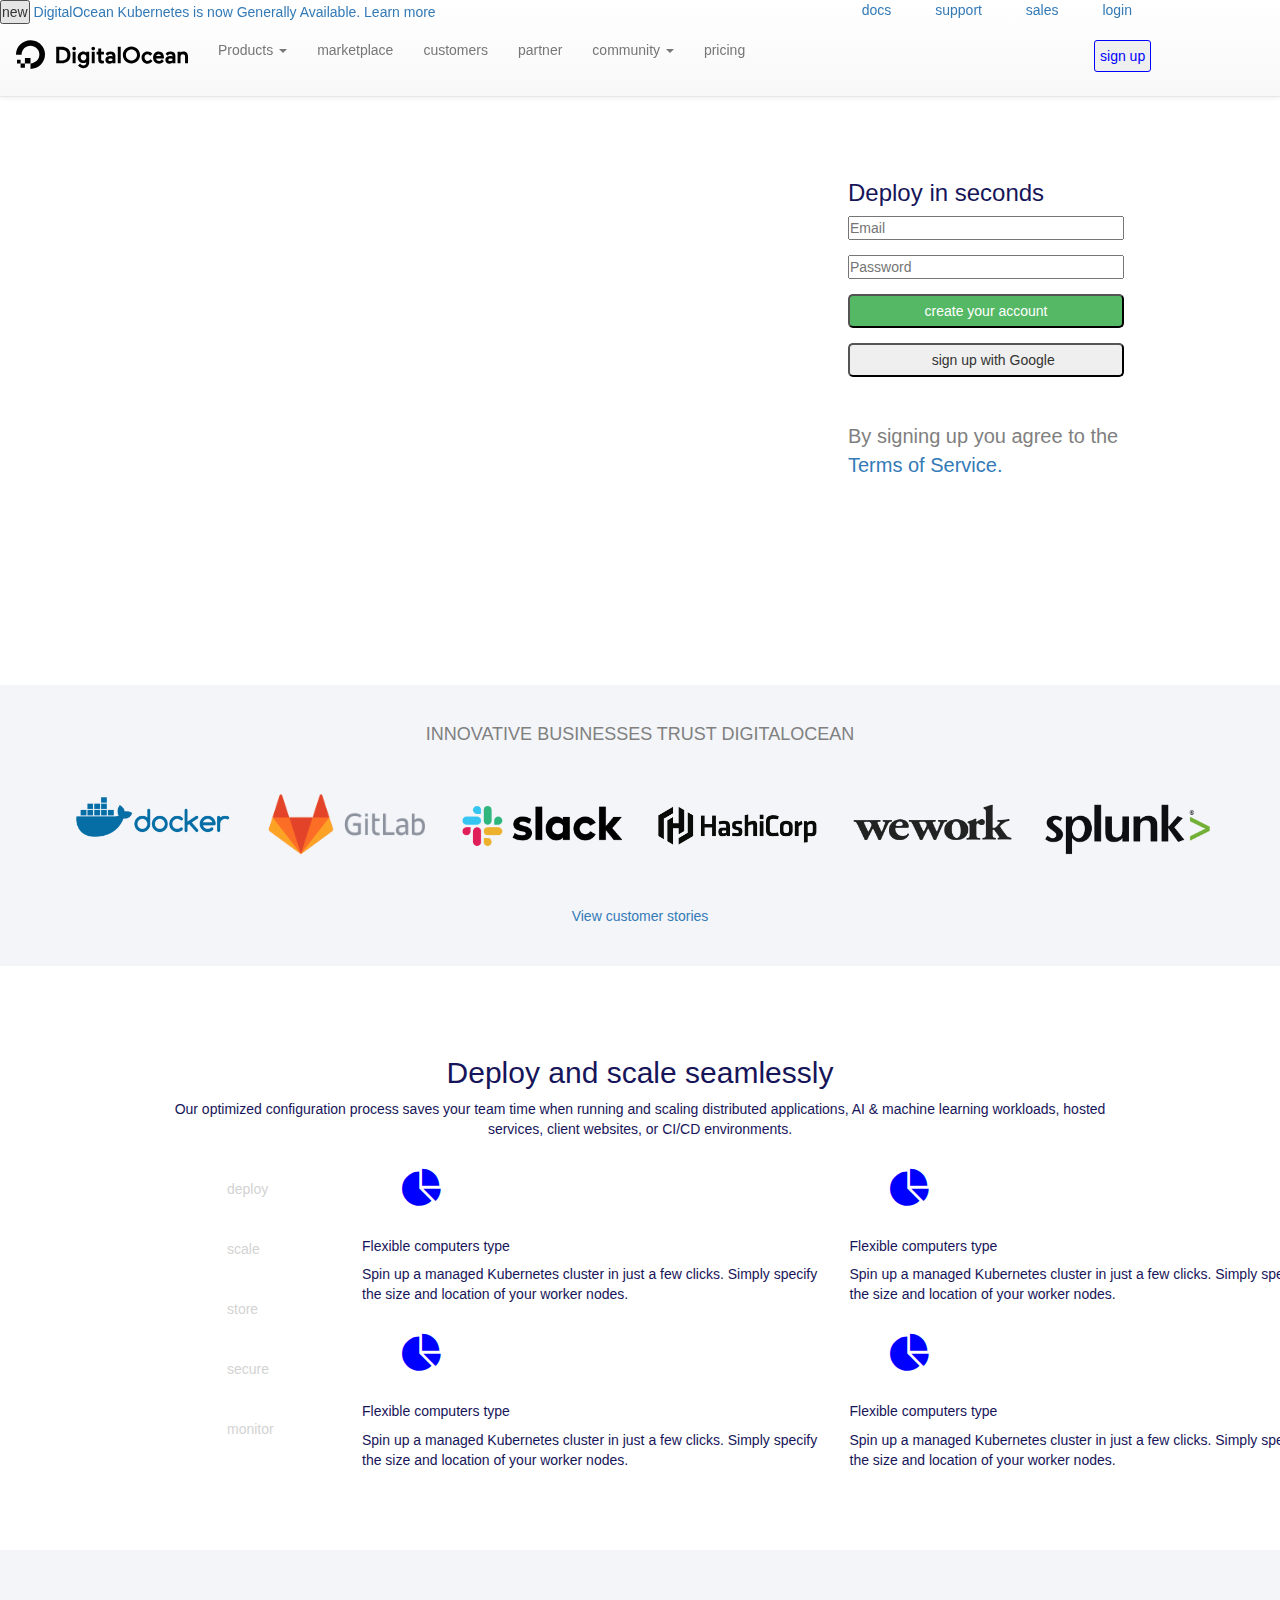
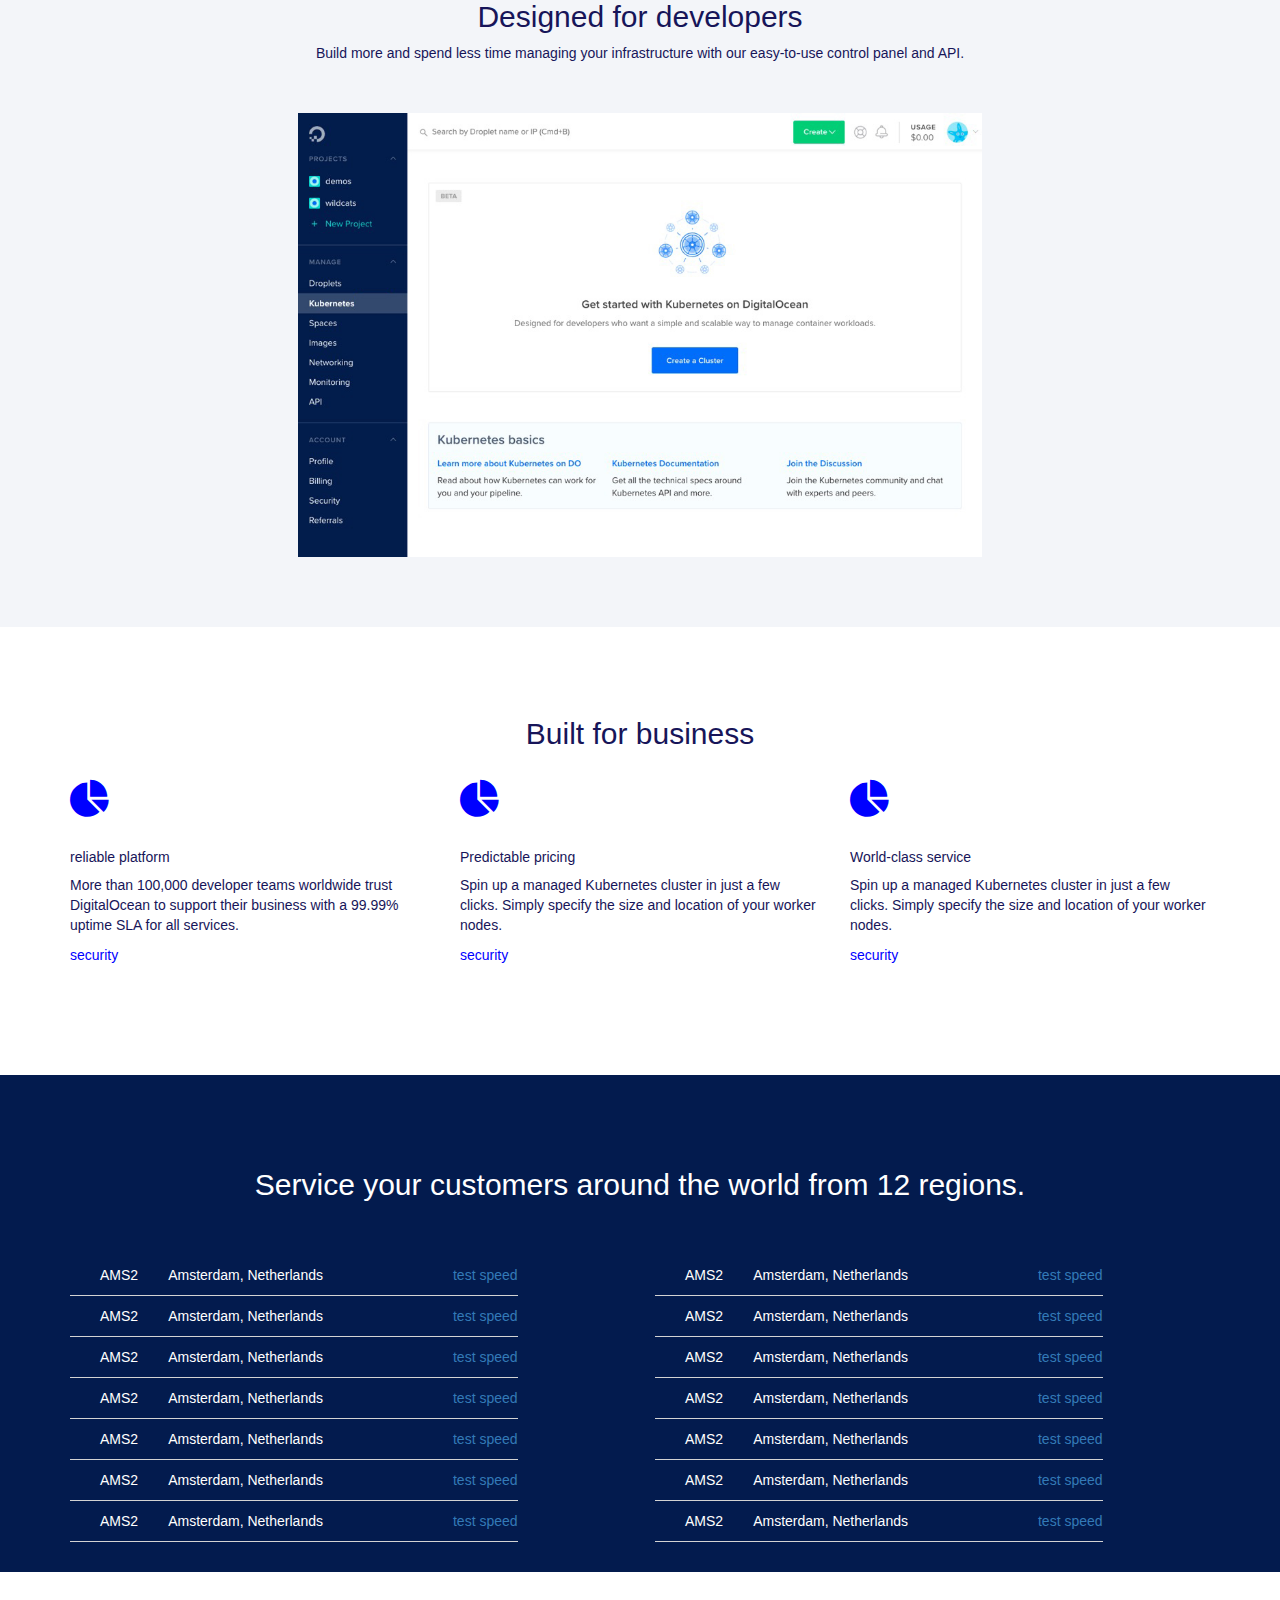
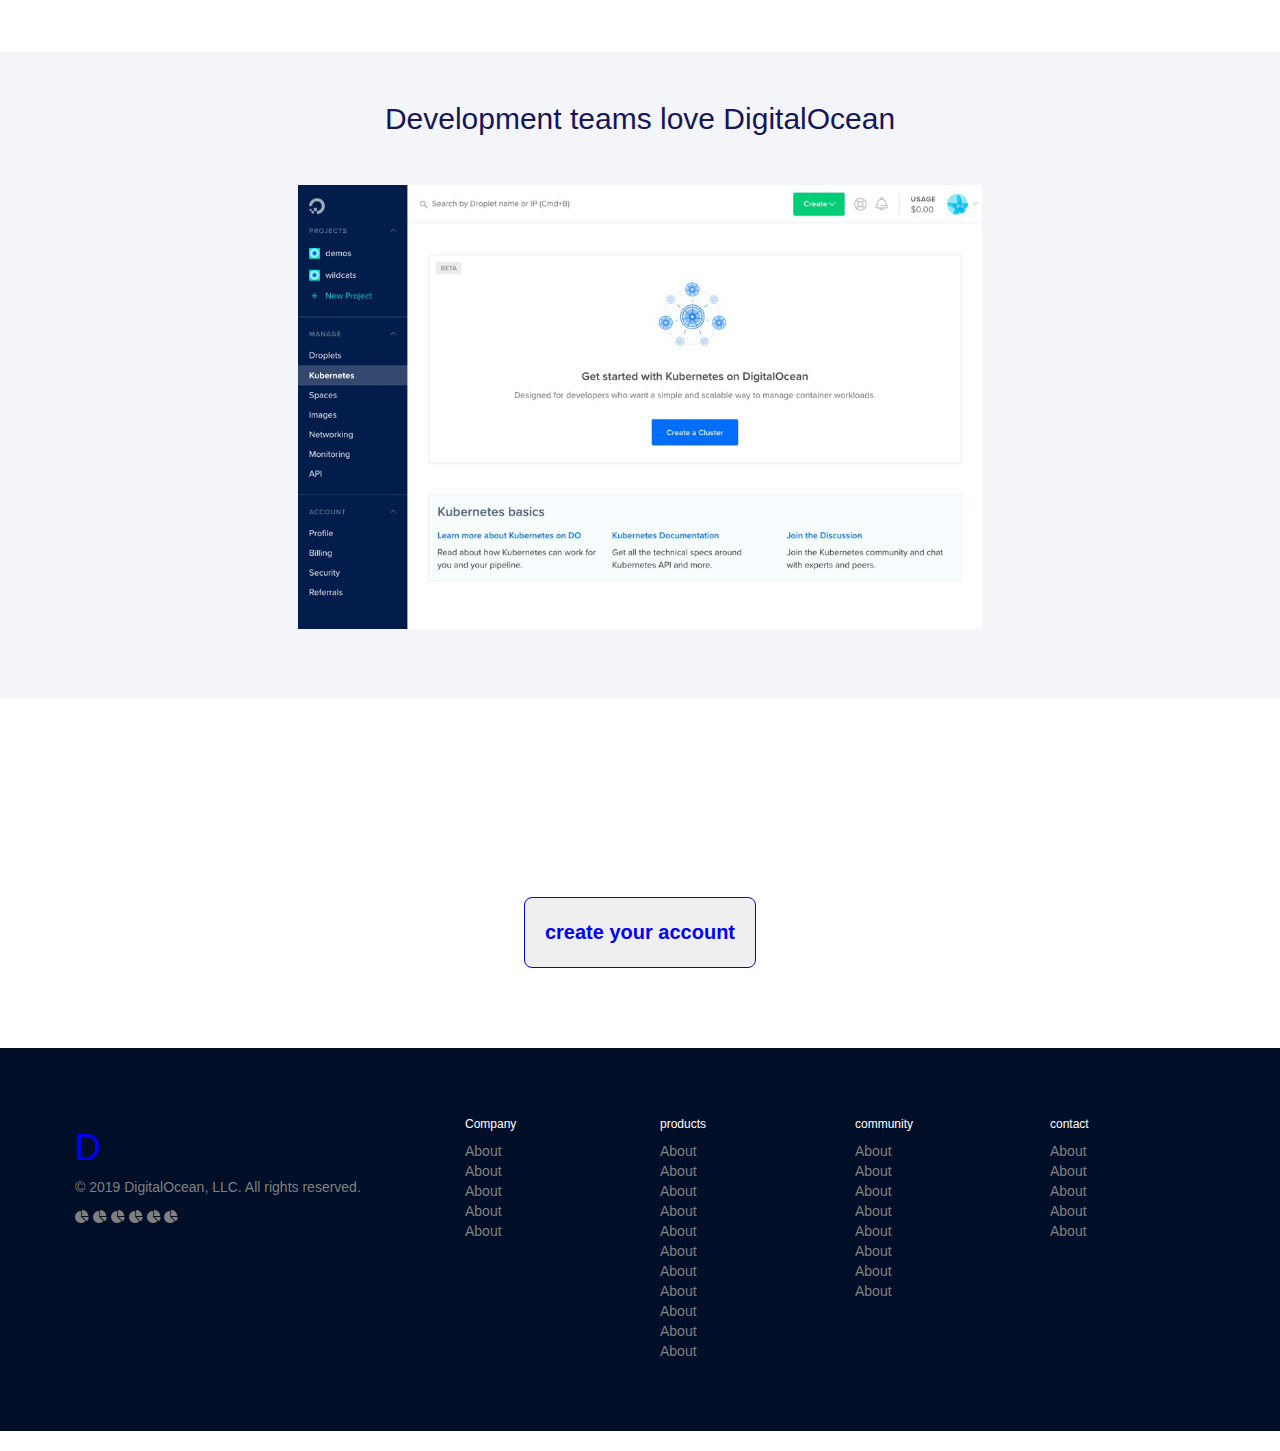
<file: index.html>
<!DOCTYPE html>
<html lang="en" dir="ltr">
  <head>
    <meta charset="utf-8">
    <meta name="viewport" content="width=device-width, initial-scale=1">
    <link rel="stylesheet" href="https://stackpath.bootstrapcdn.com/bootstrap/3.4.1/css/bootstrap.min.css" integrity="sha384-HSMxcRTRxnN+Bdg0JdbxYKrThecOKuH5zCYotlSAcp1+c8xmyTe9GYg1l9a69psu" crossorigin="anonymous">
    <link rel="stylesheet" href="https://stackpath.bootstrapcdn.com/bootstrap/3.4.1/css/bootstrap-theme.min.css" integrity="sha384-6pzBo3FDv/PJ8r2KRkGHifhEocL+1X2rVCTTkUfGk7/0pbek5mMa1upzvWbrUbOZ" crossorigin="anonymous">
    <link rel="stylesheet" href="style.css">
    <link rel="stylesheet" href="https://cdnjs.cloudflare.com/ajax/libs/font-awesome/4.7.0/css/font-awesome.min.css">
    <script src="https://stackpath.bootstrapcdn.com/bootstrap/3.4.1/js/bootstrap.min.js" integrity="sha384-aJ21OjlMXNL5UyIl/XNwTMqvzeRMZH2w8c5cRVpzpU8Y5bApTppSuUkhZXN0VxHd" crossorigin="anonymous"></script>
    <title>dgtOcean</title>
  </head>
  <body>




      <!-- header -->
      <header>
        <!-- navbar 1 -->
        <nav class="navbar navbar-default navbar-fixed-top">
          <div class="collapse navbar-collapse" id="bs-example-navbar-collapse-1">

            <button type="button" name="button"> new </button>

            <a href="#"> DigitalOcean Kubernetes is now Generally Available. Learn more </a>
            <p class="navbar-text navbar-right center-marg">
              <a href="#">docs</a>
              <a href="#">support</a>
              <a href="#">sales</a>
              <a href="#">login</a>
            </p>
          </div>
          <div class="navbar">
              <a class="navbar-brand" href="#">
                <svg xmlns="http://www.w3.org/2000/svg" width="172" height="29" viewBox="0 0 172 29" class="UnifiedNav-logoSVG"><title>DigitalOcean home</title><g fill-rule="evenodd"><path d="M14.4942 29v-5.5674c5.9572 0 10.5633-5.8478 8.2892-12.059-.8425-2.3006-2.693-4.1355-5.0126-4.9706-6.262-2.2534-12.1564 2.3135-12.1573 8.2207 0 0-.0006.0014-.0014.0014H0C0 5.2123 9.1687-2.1167 19.1138.9624c4.3459 1.3457 7.7993 4.7708 9.1561 9.081C31.3742 19.9068 23.985 29 14.4942 29"></path><path d="M14.507 23.4468H8.9103v-5.549s.0005-.0011.0011-.0011h5.5949c.0006 0 .0009.0006.0009.0006v5.5495M8.9093 27.7118H4.6105l-.0012-.0012v-4.2638h4.3009v4.2638l-.0009.0012M4.6125 23.4468H1.0088c-.0015 0-.0026-.0012-.0026-.0012v-3.5724s.0011-.0025.0026-.0025h3.601c.0015 0 .0027.0011.0027.0011v3.575M43.2806 9.6357h1.649c1.8346 0 3.345.358 4.49 1.0647 1.2714.7603 1.9164 2.2069 1.9164 4.2991 0 2.1554-.6465 3.6671-1.9207 4.4942h-.0008c-1.0971.7196-2.5981 1.0846-4.462 1.0846h-1.6719V9.6357zm8.324-1.0736c-1.6598-1.142-3.7252-1.721-6.1387-1.721h-5.2537V23.373h5.2537c2.4074 0 4.4737-.6113 6.1407-1.8157.907-.6382 1.6197-1.5304 2.1185-2.651.4962-1.1144.7479-2.4288.7479-3.9067 0-1.4605-.2517-2.758-.7482-3.857-.4988-1.104-1.212-1.972-2.1202-2.5804zM58.1303 6.6376c-.5051 0-.9403.1777-1.2906.5254-.3546.335-.5346.7597-.5346 1.2618 0 .501.1791.9322.532 1.2825.3529.35.788.528 1.2932.528.5042 0 .9394-.178 1.2928-.528.3535-.3508.5324-.7821.5324-1.2825 0-.5015-.18-.926-.5324-1.2592-.3534-.3503-.7886-.528-1.2928-.528M56.6247 23.3729h2.9538V11.7294h-2.9538zM69.5321 19.5787c-.5162.5814-1.1793.8635-2.0264.8635-.8471 0-1.5064-.282-2.015-.863-.5065-.5777-.7637-1.3439-.7637-2.2773 0-.9479.2572-1.7238.764-2.3058.502-.576 1.1796-.8683 2.0147-.8683.8465 0 1.5096.284 2.0262.8695.5142.582.7751 1.3573.7751 2.3046 0 .9328-.2609 1.6988-.7749 2.2768zm.775-6.8767c-.8908-.7858-1.8858-1.2444-2.9614-1.2444-1.6305 0-2.9859.5598-4.0276 1.662-1.0555 1.0932-1.5907 2.5006-1.5907 4.1823 0 1.644.5269 3.0464 1.568 4.1709 1.0498 1.088 2.4123 1.6396 4.0503 1.6396 1.139 0 2.1182-.3144 2.9157-.9356v.268c0 .9662-.2608 1.7176-.7751 2.234-.5137.5154-1.226.7764-2.1173.7764-1.3637 0-2.2183-.5314-3.2589-1.9262l-2.0115 1.917.0542.0754c.4346.605 1.1 1.197 1.9785 1.7594.8787.5603 1.9832.8447 3.2832.8447 1.7536 0 3.1726-.5363 4.2172-1.5933 1.0506-1.0628 1.5835-2.486 1.5835-4.2286V11.7294H70.307v.9726zM75.7434 23.3729h2.9541V11.7294h-2.9541zM77.249 6.6376c-.5052 0-.94.1777-1.2906.5254-.3547.335-.5344.7597-.5344 1.2618 0 .501.1789.9322.532 1.2825.353.35.7878.528 1.293.528.5045 0 .9396-.178 1.2928-.528.3535-.3508.5323-.7821.5323-1.2825 0-.5015-.1797-.926-.5323-1.2592-.3532-.3503-.7883-.528-1.2929-.528M85.1724 8.5831h-2.9082v3.1463h-1.6888v2.6702h1.6888v4.8365c0 1.5134.3047 2.5964.9064 3.2181.6031.6247 1.6741.9414 3.1831.9414.48 0 .963-.0156 1.4354-.0463l.133-.0088v-2.6683l-1.013.0526c-.7033 0-1.1728-.1226-1.3961-.3637-.226-.245-.3406-.7636-.3406-1.5404v-4.421h2.7497v-2.6703h-2.7497V8.583M101.7735 23.3729h2.9544V6.8412h-2.9544zM134.5728 19.2094c-.5286.5874-1.0693 1.0966-1.4855 1.3613v.0005c-.4085.2599-.924.3918-1.532.3918-.8703 0-1.5703-.3144-2.1405-.9621-.567-.644-.8545-1.4716-.8545-2.4613s.2838-1.8162.8436-2.4556c.5625-.6434 1.2588-.9562 2.1285-.9562.9515 0 1.9548.5869 2.8145 1.5947l1.9525-1.8568c-1.273-1.6433-2.897-2.4081-4.8352-2.4081-1.622 0-3.028.5862-4.1788 1.7411-1.1446 1.147-1.7251 2.6074-1.7251 4.3409 0 1.7335.58 3.1977 1.7234 4.352 1.1447 1.1557 2.5514 1.7417 4.1805 1.7417 2.139 0 3.8651-.9158 5.029-2.5935l-1.9204-1.8304M140.2405 16.0973c.1422-.5567.401-1.0207.7714-1.381.4005-.3906.9214-.5885 1.5489-.5885.716 0 1.2702.2019 1.6474.6014.3495.3696.5467.8296.588 1.368h-4.5557zm6.4569-2.7414c-.4191-.5788-.9896-1.0448-1.6965-1.3854-.7047-.3404-1.526-.513-2.441-.513-1.6489 0-2.9982.6037-4.0113 1.7946-.9836 1.182-1.4818 2.651-1.4818 4.3665 0 1.7648.547 3.2253 1.6254 4.341 1.0727 1.1105 2.5083 1.6737 4.267 1.6737 1.992 0 3.627-.799 4.8587-2.3752l.0666-.0847-1.9273-1.837c-.1789.2139-.4317.4561-.6628.6722-.2918.273-.5659.4842-.8588.6289-.4415.218-.9369.3255-1.4907.3255-.8187 0-1.4964-.2388-2.0147-.71-.4847-.4403-.768-1.0345-.843-1.7683h7.8265l.0264-1.0693c0-.7569-.1038-1.4862-.3088-2.1677a6.312 6.312 0 0 0-.934-1.8918zM152.797 18.9234c.3352-.2318.8085-.3483 1.4073-.3483.7112 0 1.4654.1413 2.2426.421v1.1421c-.6421.592-1.4996.8922-2.5499.8922-.5114 0-.909-.1126-1.1822-.3355-.2683-.218-.3985-.4955-.3985-.847 0-.3994.1571-.7022.4808-.9245zm5.2452-6.3229h-.0003c-.8952-.758-2.1328-1.143-3.678-1.143-.9829 0-1.902.2144-2.7336.6324-.7691.387-1.5245 1.0275-2.0043 1.8662l.0298.0358 1.8917 1.796c.7791-1.2322 1.6454-1.66 2.7941-1.66.6172 0 1.1298.1643 1.5234.4881.3916.3216.5819.7304.5819 1.249v.5652c-.7324-.221-1.4629-.333-2.1738-.333-1.47 0-2.6663.3432-3.555 1.0193-.9.6852-1.3562 1.665-1.3562 2.9125 0 1.094.3847 1.9829 1.1461 2.6433.7677.6372 1.7275.961 2.8524.961 1.1246 0 2.177-.4495 3.132-1.2191v.9587h2.9089v-7.4852c0-1.4173-.4572-2.523-1.3591-3.2872zM170.7656 12.8285c-.8227-.9092-1.9791-1.371-3.4371-1.371-1.172 0-2.1236.3338-2.8357.9926v-.7207h-2.897v11.6435h2.954v-6.4215c0-.8823.2119-1.5828.6293-2.0826.4162-.4987.989-.741 1.75-.741.6691 0 1.1765.2167 1.5506.662.3759.4474.5662 1.0638.5662 1.8335v6.7496H172v-6.7496c0-1.6127-.415-2.889-1.2344-3.7948M92.8158 18.9234c.3351-.2318.8087-.3483 1.4075-.3483.7112 0 1.4652.1413 2.2426.421v1.1421c-.6421.592-1.4998.8922-2.5502.8922-.5114 0-.9087-.1126-1.1819-.3355-.2683-.218-.3988-.4955-.3988-.847 0-.3994.1574-.7022.4808-.9245zm5.2451-6.3229h-.0003c-.8952-.758-2.1328-1.143-3.6776-1.143-.983 0-1.902.2144-2.7337.6324-.7694.387-1.5247 1.0275-2.0043 1.8662l.0295.0358 1.8917 1.796c.7792-1.2322 1.6458-1.66 2.7941-1.66.6172 0 1.1298.1643 1.5234.4881.3916.3216.5822.7304.5822 1.249v.5652c-.7327-.221-1.4631-.333-2.174-.333-1.47 0-2.6664.3432-3.555 1.0193-.8999.6852-1.3562 1.665-1.3562 2.9125 0 1.094.3847 1.9829 1.1463 2.6433.7677.6372 1.7272.961 2.8524.961 1.1246 0 2.1766-.4495 3.1318-1.2191v.9587H99.42v-7.4852c0-1.4173-.457-2.523-1.359-3.2872zM115.4464 9.5808c-3.0682 0-5.5645 2.4755-5.5645 5.5188s2.4963 5.5188 5.5645 5.5188c3.0682 0 5.5645-2.4755 5.5645-5.5188s-2.4963-5.5188-5.5645-5.5188zm0 14.0408c-4.7383 0-8.5928-3.8228-8.5928-8.522 0-4.6994 3.8545-8.5223 8.5928-8.5223 4.738 0 8.5925 3.8229 8.5925 8.5223 0 4.6992-3.8545 8.522-8.5925 8.522z"></path></g></svg>

              </a>
              <div class="collapse navbar-collapse" id="bs-example-navbar-collapse-1">
                <ul class="nav navbar-nav">
                  <li class="dropdown">
                    <a href="#" class="dropdown-toggle" data-toggle="dropdown" role="button" aria-haspopup="true" aria-expanded="false">Products <span class="caret"></span></a>
                    <ul class="dropdown-menu">
                      <li><a href="#">Action</a></li>
                      <li><a href="#">Another action</a></li>
                      <li><a href="#">Something else here</a></li>
                      <li><a href="#">Separated link</a></li>
                      <li><a href="#">One more separated link</a></li>
                    </ul>
                  </li>

                  <li><a href="#">marketplace</a></li>
                  <li><a href="#">customers</a></li>
                  <li><a href="#">partner</a></li>
                  <li class="dropdown">
                    <a href="#" class="dropdown-toggle" data-toggle="dropdown" role="button" aria-haspopup="true" aria-expanded="false">community <span class="caret"></span></a>
                    <ul class="dropdown-menu">
                      <li><a href="#">Action</a></li>
                      <li><a href="#">Another action</a></li>
                      <li><a href="#">Something else here</a></li>
                      <li role="separator" class="divider"></li>
                      <li><a href="#">Separated link</a></li>
                      <li role="separator" class="divider"></li>
                      <li><a href="#">One more separated link</a></li>
                    </ul>
                  </li>
                  <li><a href="#">pricing</a></li>

                </ul>

              <button type="button" class=" signup navbar-right center-marg">sign up</button>

            </div>
            <button type="button" class="navbar-toggle collapsed" data-toggle="collapse" data-target="#bs-example-navbar-collapse-1" aria-expanded="false">
              <span class="sr-only">Toggle navigation</span>
              <span class="icon-bar"></span>
              <span class="icon-bar"></span>
              <span class="icon-bar"></span>
            </button>

        </nav>


      <!-- main -->
      </header>
        <!-- section a due colonne-->
        <section id="welcome">

          <div class="center-marg">

            <div class="row">
              <div class="col-xs-12 col-sm-6">
                <h1>welcome to the developer cloud </h1>
                <p>  We make it simple to launch in the cloud and scale up as you grow—whether you’re running one virtual machine or ten thousand.</p>
              </div>
              <div class="col-xs-12 col-sm-4 col-sm-offset-2">
                <form>
                    <h3>Deploy in seconds</h3>
                    <div class="form-group ">
                      <input class="insert-text"type="email" placeholder="Email">
                    </div>
                    <div class="form-group">
                      <input class="insert-text"type="password" placeholder="Password">
                    </div>
                    <div class="form-group">
                    <button class="create"type="button" name="button" >create your account</button>
                    </div>
                    <div class="form-group">
                    <button class="googlesignup"type="button" name="button"><i class="fab fa-google"></i> sign up with Google</button>
                    </div>
                    <div class="form-group">
                    <p>By signing up you agree to the <a href="#">Terms of Service.</a></p>
                    </div>
                </form>
              </div>
            </div>
          </div>
        </section>
        <!-- section immagini-->
        <section id="loghi">
          <h4>INNOVATIVE BUSINESSES TRUST DIGITALOCEAN</h4>

          <div class="container">

            <div class="row">
              <div class="col-xs-6 col-md-2">
                <img id="doc" src="img/docker.png" alt="">
              </div>
              <div class="col-xs-6 col-md-2">
                <img id="git"src="img/gitlab.png" alt="">
              </div>
              <div class="col-xs-6 col-md-2">
                <img id="sla" src="img/slack.png" alt="">
              </div>
              <div class="col-xs-6 col-md-2">
                <img id="has"src="img/hashicorp.png" alt="">
              </div>
              <div class="col-xs-6 col-md-2">
                <img id="wew"src="img/wework.png" alt="">
              </div>
              <div class="col-xs-6 col-md-2">
                <img id="spl"src="img/splunk.png" alt="">
              </div>
            </div>
          </div>
          <p><a href="#">View customer stories </a></p>
        </section>


          <!-- prova lista -->


          <!-- <ul>
            <li>
              <img id="doc" src="img/docker.png" alt="">
            </li>
            <li>
              <img id="git"src="img/gitlab.png" alt="">
            </li>
            <li >
              <img id="sla" src="img/slack.png" alt="">
            </li>
            <li >
              <img id="has"src="img/hashicorp.png" alt="">
           </li>
            <li >
              <img id="wew"src="img/wework.png" alt="">
            </li>
            <li >
              <img id="spl"src="img/splunk.png" alt="">
            </li> -->


        <!-- section cinque colonne-->
        <section id="deploy">
          <div class="center-marg">

            <h2>Deploy and scale seamlessly</h2>
            <p>Our optimized configuration process saves your team time when running and scaling distributed applications, AI & machine learning workloads, hosted services, client websites, or CI/CD environments.</p>
            <div class="container">
              <div class="row">
                <div class="col-xs-12 col-sm-12 col-md-2 ">
                  <ul>
                    <li> <a href="#">deploy</a></li>
                    <li> <a href="#">scale</a></li>
                    <li> <a href="#">store</a></li>
                    <li> <a href="#">secure</a></li>
                    <li> <a href="#">monitor</a></li>
                  </ul>
                </div>
                <div class="col-xs-12 col-sm-12 col-md-10">


                  <div class="row">
                    <div class="col-xs-12 col-sm-6 ">
                      <i class="fa fa-pie-chart"></i>
                      <h5>Flexible computers type</h5>
                      <p>Spin up a managed Kubernetes cluster in just a few clicks. Simply specify the size and location of your worker nodes.</p>
                    </div>
                    <div class="col-xs-12 col-sm-6">
                      <i class="fa fa-pie-chart"></i>
                      <h5>Flexible computers type</h5>
                      <p>Spin up a managed Kubernetes cluster in just a few clicks. Simply specify the size and location of your worker nodes.</p>
                    </div>
                    <div class="col-xs-12 col-sm-6">
                      <i class="fa fa-pie-chart"></i>
                      <h5>Flexible computers type</h5>
                      <p>Spin up a managed Kubernetes cluster in just a few clicks. Simply specify the size and location of your worker nodes.</p>
                    </div>
                    <div class="col-xs-12 col-sm-6">
                      <i class="fa fa-pie-chart"></i>
                      <h5>Flexible computers type</h5>
                      <p>Spin up a managed Kubernetes cluster in just a few clicks. Simply specify the size and location of your worker nodes.</p>
                    </div>
                  </div>
                </div>




                <!-- <div class="col-xs-12 col-sm-6 col-md-4 col-lg-4">
                  <i class="fa fa-pie-chart"></i>
                  <h5>Kubernetes in minutes</h5>
                  <p>Spin up a managed Kubernetes cluster in just a few clicks. Simply specify the size and location of your worker nodes.</p>
                </div>
                <div class="col-xs-12 col-sm-6 col-md-4 col-lg-4">
                  <i class="fa fa-pie-chart"></i>
                  <h5>Flexible computers type</h5>
                  <p>Spin up a managed Kubernetes cluster in just a few clicks. Simply specify the size and location of your worker nodes.</p>
                </div>
                <div class="col-xs-12 col-sm-6 col-md-4 col-lg-4">
                  <i class="fa fa-pie-chart"></i>
                  <h5>1- Click up Marketplace</h5>
                  <p>Spin up a managed Kubernetes cluster in just a few clicks. Simply specify the size and location of your worker nodes.</p>
                </div>
                <div class="col-xs-12 col-sm-6 col-md-4 col-lg-4">
                  <i class="fa fa-pie-chart"></i>
                  <h5>Global availability</h5>
                  <p>Spin up a managed Kubernetes cluster in just a few clicks. Simply specify the size and location of your worker nodes.</p>
                </div> -->
              </div>
            </div>
          </div>
        </section>
        <!-- section immagine centrale -->
        <section id="designed">
          <div class="center-marg">

            <h2>Designed for developers</h2>
            <p>Build more and spend less time managing your infrastructure with our easy-to-use control panel and API.</p>


            <img src="img/screenshot.jpg" alt="">

          </div>
        </section>
        <!-- section tre colonne -->
        <section id="built">
          <h2>Built for business</h2>
          <div class="container">
            <div class="row">
              <div class="col-xs-12 col-sm-6 col-md-4 col-lg-4">
                <i class="fa fa-pie-chart"></i>
                <h5>reliable platform</h5>
                <p>More than 100,000 developer teams worldwide trust DigitalOcean to support their business with a 99.99% uptime SLA for all services.</p>
                <a href="#">security</a>
              </div>
              <div class="col-xs-12 col-sm-6 col-md-4 col-lg-4">
                <i class="fa fa-pie-chart"></i>
                <h5>Predictable pricing</h5>
                <p>Spin up a managed Kubernetes cluster in just a few clicks. Simply specify the size and location of your worker nodes.</p>
                <a href="#">security</a>
              </div>
              <div class="col-xs-12 col-sm-6 col-md-4 col-lg-4">
                <i class="fa fa-pie-chart"></i>
                <h5>World-class service</h5>
                <p>Spin up a managed Kubernetes cluster in just a few clicks. Simply specify the size and location of your worker nodes.</p>
                <a href="#">security</a>
              </div>
            </div>
          </div>
        </section>
        <!-- section tabella -->
        <section id="tables">
          <h2>Service your customers around the world from 12 regions.</h2>
          <div class="container">
            <div class="row">

              <div class="col-xs-12 col-sm-6">



                    <table>
                      <tr>
                        <td>AMS2</td>
                        <td>Amsterdam, Netherlands</td>
                        <td><a href="#">test speed</a></td>
                      </tr>
                      <tr>
                        <td>AMS2</td>
                        <td>Amsterdam, Netherlands</td>
                        <td><a href="#">test speed</a></td>
                      </tr><tr>
                        <td>AMS2</td>
                        <td>Amsterdam, Netherlands</td>
                        <td><a href="#">test speed</a></td>
                      </tr>
                      <tr>
                        <td>AMS2</td>
                        <td>Amsterdam, Netherlands</td>
                        <td><a href="#">test speed</a></td>
                      </tr>
                      <tr>
                        <td>AMS2</td>
                        <td>Amsterdam, Netherlands</td>
                        <td><a href="#">test speed</a></td>
                      </tr>
                      <tr>
                        <td>AMS2</td>
                        <td>Amsterdam, Netherlands</td>
                        <td><a href="#">test speed</a></td>
                      </tr>
                      <tr>
                        <td>AMS2</td>
                        <td>Amsterdam, Netherlands</td>
                        <td><a href="#">test speed</a></td>
                      </tr>

                    </table>
            </div>
            <div class="col-xs-12 col-sm-6">



                  <table>
                    <tr>
                      <td>AMS2</td>
                      <td>Amsterdam, Netherlands</td>
                      <td><a href="#">test speed</a></td>
                    </tr>
                    <tr>
                      <td>AMS2</td>
                      <td>Amsterdam, Netherlands</td>
                      <td><a href="#">test speed</a></td>
                    </tr><tr>
                      <td>AMS2</td>
                      <td>Amsterdam, Netherlands</td>
                      <td><a href="#">test speed</a></td>
                    </tr>
                    <tr>
                      <td>AMS2</td>
                      <td>Amsterdam, Netherlands</td>
                      <td><a href="#">test speed</a></td>
                    </tr>
                    <tr>
                      <td>AMS2</td>
                      <td>Amsterdam, Netherlands</td>
                      <td><a href="#">test speed</a></td>
                    </tr>
                    <tr>
                      <td>AMS2</td>
                      <td>Amsterdam, Netherlands</td>
                      <td><a href="#">test speed</a></td>
                    </tr>
                    <tr>
                      <td>AMS2</td>
                      <td>Amsterdam, Netherlands</td>
                      <td><a href="#">test speed</a></td>
                    </tr>

                  </table>
            </div>
          </div>

        </div>

        </section>
        <!-- section immagine centrale -->
        <section id="teams">
          <div class="center-marg">

            <h2>Development teams love DigitalOcean</h2>
            <img src="img/screenshot.jpg" alt="">

          </div>
        </section>
        <!-- section button centrale -->
        <section id="start">
          <h2>Get started now.</h2>
          <button type="button" name="button">create your account</button>
        </section>

      <!-- footer a cinque colonne  -->
      <footer>
        <div class="container">
          <div class="row">
            <div class="col-xs-12 col-md-4">
              <h1>D</h1>
              <p>© 2019 DigitalOcean, LLC. All rights reserved.</p>
              <i class="fa fa-pie-chart"></i>
              <i class="fa fa-pie-chart"></i>
              <i class="fa fa-pie-chart"></i>
              <i class="fa fa-pie-chart"></i>
              <i class="fa fa-pie-chart"></i>
              <i class="fa fa-pie-chart"></i>
            </div>
            <div class="col-xs-6 col-md-2">
              <h6>Company</h6>
              <ul>
                <li><a href="#">About</a></li>
                <li><a href="#">About</a></li>
                <li><a href="#">About</a></li>
                <li><a href="#">About</a></li>
                <li><a href="#">About</a></li>
              </ul>
            </div>
            <div class="col-xs-6 col-md-2">
              <h6>products</h6>
              <ul>
                <li><a href="#">About</a></li>
                <li><a href="#">About</a></li>
                <li><a href="#">About</a></li>
                <li><a href="#">About</a></li>
                <li><a href="#">About</a></li>
                <li><a href="#">About</a></li>
                <li><a href="#">About</a></li>
                <li><a href="#">About</a></li>
                <li><a href="#">About</a></li>
                <li><a href="#">About</a></li>
                <li><a href="#">About</a></li>
              </ul>
            </div>
            <div class="col-xs-6 col-md-2">
              <h6>community</h6>
              <ul>
                <li><a href="#">About</a></li>
                <li><a href="#">About</a></li>
                <li><a href="#">About</a></li>
                <li><a href="#">About</a></li>
                <li><a href="#">About</a></li>
                <li><a href="#">About</a></li>
                <li><a href="#">About</a></li>
                <li><a href="#">About</a></li>
              </ul>
            </div>
            <div class="col-xs-6 col-md-2">
              <h6>contact</h6>
              <ul>
                <li><a href="#">About</a></li>
                <li><a href="#">About</a></li>
                <li><a href="#">About</a></li>
                <li><a href="#">About</a></li>
                <li><a href="#">About</a></li>
              </ul>
            </div>
          </div>
        </div>

      </footer>

  </body>
</html>
</file>
<file: style.css>
*{
  margin:0;
  padding:0;
  box-sizing: border-box;
}
.center-marg{
  margin: 0 10%;
}

nav p a {
  padding: 0 20px;
}

.signup{
  border: 1px solid blue;
  border-radius:3px;
  color: blue;
  margin-top: 15px;
  padding: 5px;
}
button.signup:hover{
  background-color: blue;
  color: white;
}
/* nav .navbar a svg{
  color: blue;
} */

#bs-example-navbar-collapse-1 ul li a:hover{
  color: blue;
}

/* .dropdown ul li a:hover{

} */

@media all and (max-width:767px) {


  nav .navbar{
    background-image: url("https://www.digitalocean.com/assets/media/homepage/bg-home-1-d54581d7.jpg");
    margin-bottom: -30px;

  }

}
#welcome{
  background-image: url("https://www.digitalocean.com/assets/media/homepage/bg-home-1-d54581d7.jpg");
  margin-top: -20px;
  padding: 130px 10px;
}
#welcome h1{
  font-size: 60px;
  color:white;
}
#welcome p{
  font-size: 20px;
  color:white;

  padding: 30px 0;
}
form{
  background-color: white;
  border-radius: 5px;
  margin: 30px 0;
  padding: 20px;
}
form h3{
  color:#171559;
}
.form-group .insert-text{
  width: 100%;
}
.create{
  width: 100%;
  background-color: #54b864;
  color: white;
  border-radius: 5px;
  padding: 5px;
}
.googlesignup{
  width: 100%;
  border-radius: 5px;
  padding: 5px;
}
#welcome .form-group p{
  color: gray;


}
#loghi{
  background-color: #f3f5f9;
  margin-top: -20px;
  padding: 30px 10px;
}
#loghi h4{
  text-align: center;
  color: gray;

}
#loghi img{
  width: 100%;
  height:auto;

}
#loghi p{
  text-align: center;
}
#git{
  margin-top: 0px;
}
#doc{
  margin-top: 20px;
}
#sla{
  margin-top: 20px;
}
#has{
  margin-top: 30px;
  margin-bottom: 40px;
}
#wew{
  margin-top: -10px;
}
#spl{margin-top: 30px;
}


@media all and (min-width:992px) {
  #wew{
    margin-top: 25px;
  }
  #spl{
    margin-top: 50px;
  }

}


/* prova lista */



    /* ul::after{
      content:"";
      display:table;
      clear: both;
    }
    #loghi ul li {
      list-style: none;
      position: relative;
      float: left;
    }
    ul li img{
      width: 100px;
    } */
#deploy{
  margin: 40px auto;
  padding: 30px;
  text-align: left;
  color:#171559;
}

#deploy h2, #deploy p{
  text-align: center;
}
#deploy ul li{
  margin: 20px 40px;
  padding: 10px 20px;
  list-style:none;
  text-align: left;
}
#deploy ul li a{
  text-decoration: none;
  color: lightgray;
}
#deploy ul li a:hover{
  color:#171559;
}

#deploy i{
  margin: 20px 40px;
  font-size: 40px;
  color: blue;
}
#deploy .row p{
  text-align: left;
}
#designed{
  background-color: #f3f5f9;
  text-align: center;
  margin: 40px auto;
  padding: 30px;

  color:#171559;
}
#designed img{
  width: 70%;
  height: auto;
  margin: 40px auto;
}

#built{
  margin: 40px auto;
  padding: 30px;
  text-align: left;
  color:#171559;
}
#built h2{
  text-align: center;
}


#built i{
  margin: 20px 0px;
  font-size: 40px;
  color: blue;
}
#built a{
  padding: 20px 0;
  color: blue;
}
#built a:hover{
  text-decoration: none;
}
#tables{
  background-color: #031b4e;
  background-image: url("https://www.digitalocean.com/assets/media/homepage/data-center-map-20321538.svg");
  margin: 80px 0;
  padding: 30px;

}

#tables h2{
  color: white;
  text-align: center;
  line-height: 60px;
  padding: 30px 50px;
}

#tables table tr td{

  border-bottom: 1px solid lightgray;
  padding: 10px 0 10px 30px;
  text-align: left;
  color: white;
}

#tables table tr td a{
  text-align: right;
  padding-left: 100px;
}
#teams{
  background-color: #f3f5f9;
  text-align: center;
  margin: 40px auto;
  padding: 30px;

  color:#171559;
}
#teams img{
  width: 70%;
  height: auto;
  margin: 40px auto;
}

#start{
  background-image: url("https://www.digitalocean.com/assets/media/homepage/bg-home-1-d54581d7.jpg");
  padding: 80px;
  text-align: center;
}


#start h2{

  color:white;
}
#start button{
  border: 1px solid blue;
  border-radius:8px;
  color: blue;
  font-size: 20px;
  font-weight: bold;
  margin-top: 15px;
  padding: 20px;
}
footer{
  background-color: #010e28;
  color: gray;
  padding: 60px;
}
footer h1{
  color:blue;
}
footer h6{
  color:white;
}
footer ul li{
  list-style: none;

}
footer ul li a{
  color: gray;

}
footer ul li a:hover{
  text-decoration: none;
  color: white;
}
</file>
